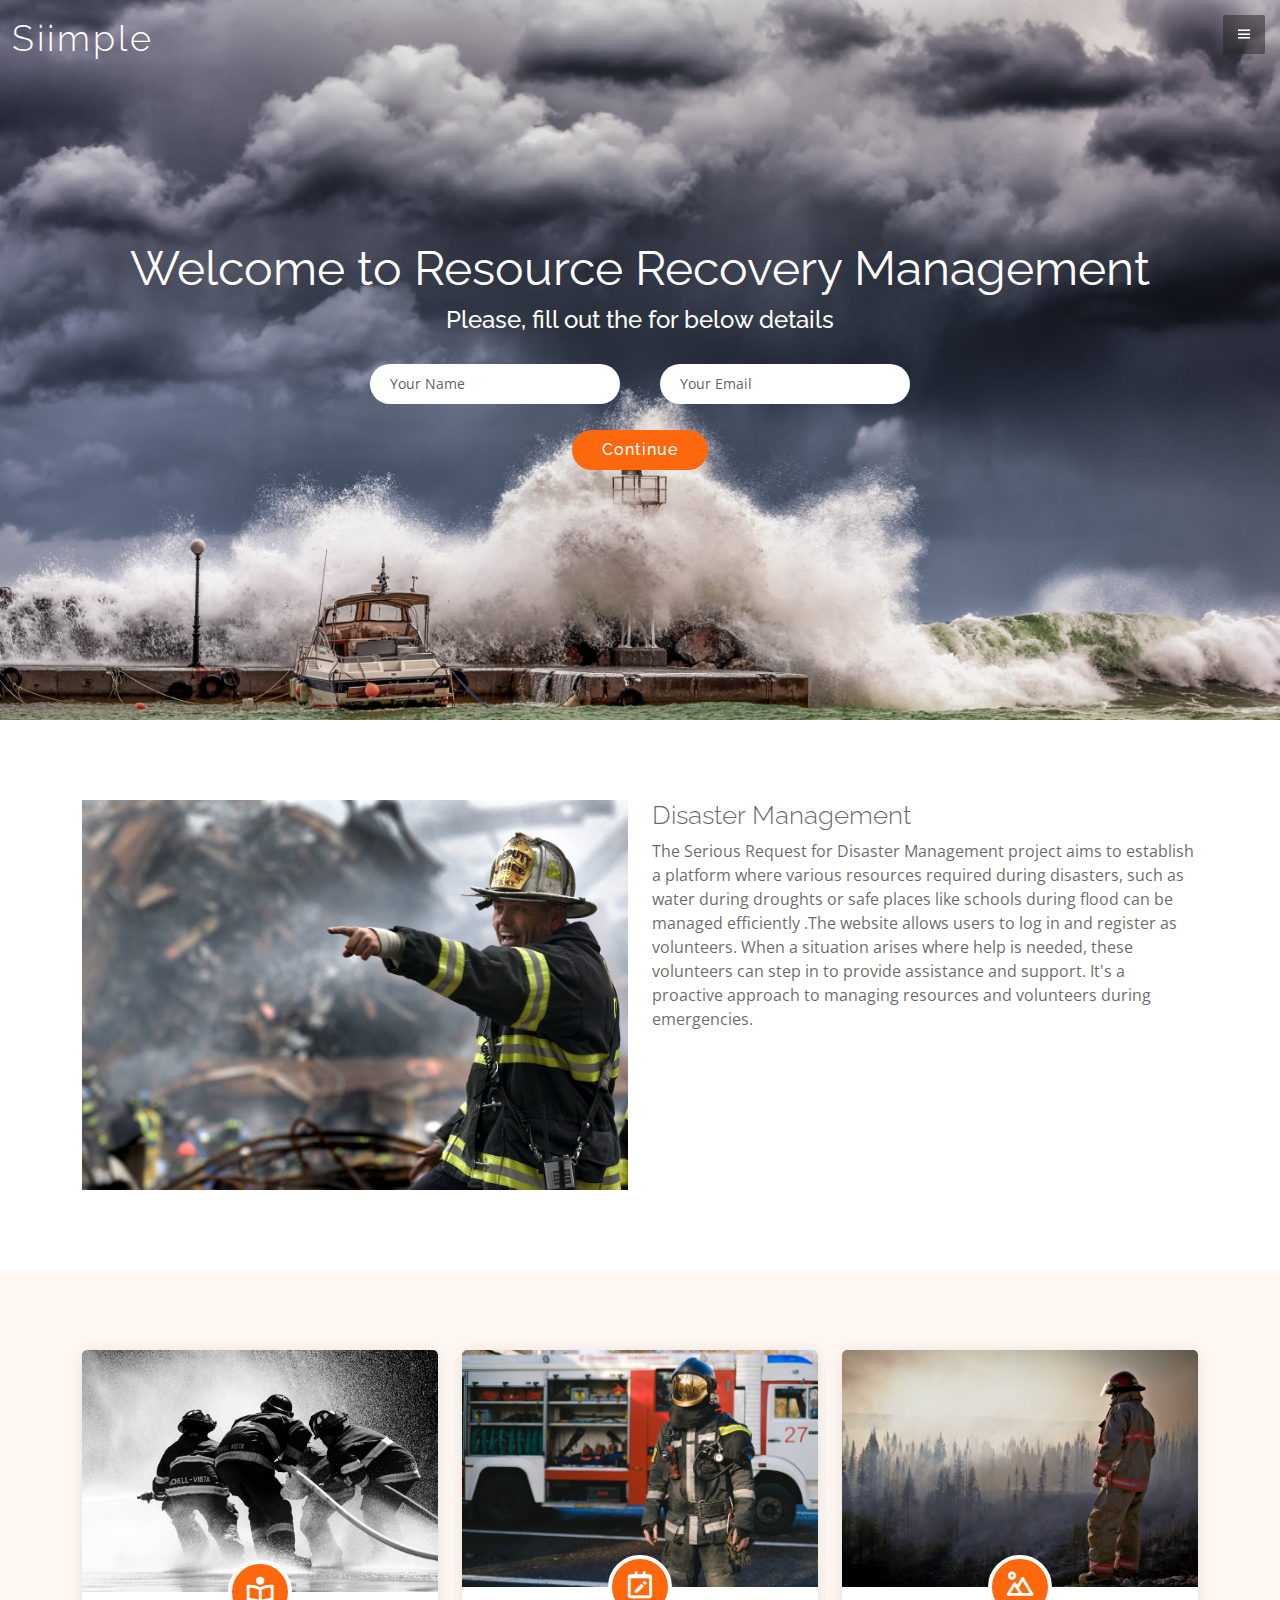
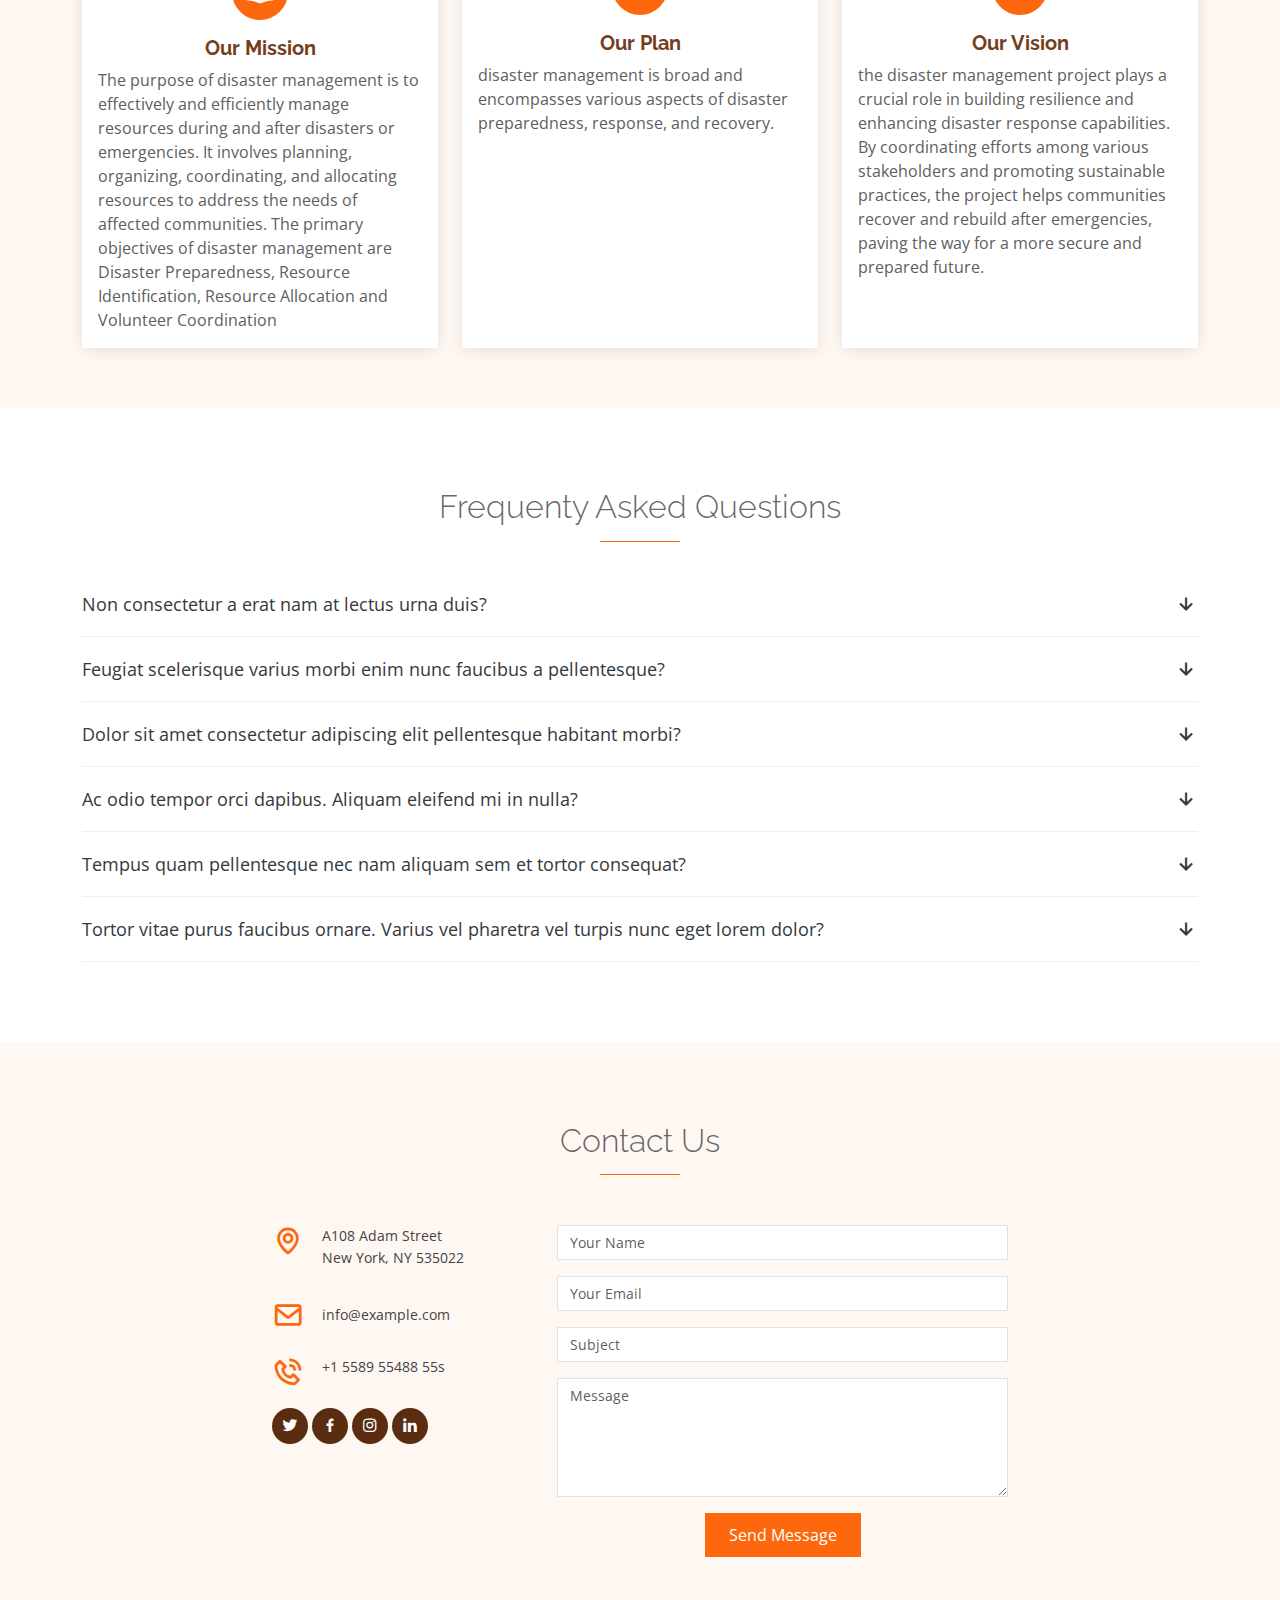
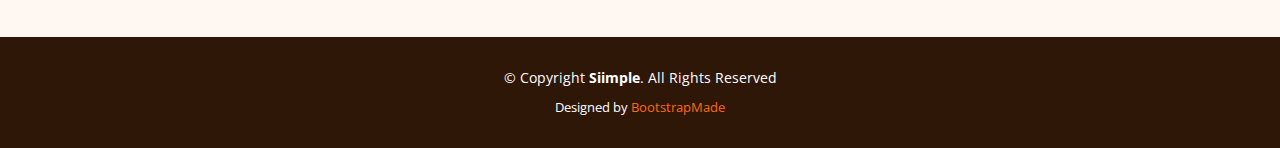
<file: index.html>
<!DOCTYPE html>
<html lang="en">

<head>
  <meta charset="utf-8">
  <meta content="width=device-width, initial-scale=1.0" name="viewport">

  <title>Siimple - Disaster Management</title>
  <meta content="" name="description">
  <meta content="" name="keywords">

  <!-- Favicons -->
  <link href="assets/img/p1.jpg" rel="icon">
  <link href="assets/img/p2.jpg" rel="apple-touch-icon">

  <!-- Google Fonts -->
  <link href="https://fonts.googleapis.com/css?family=Open+Sans:300,300i,400,400i,600,600i,700,700i|Raleway:300,300i,400,400i,600,600i,700,700i" rel="stylesheet">

  <!-- Vendor CSS Files -->
  <link href="assets/vendor/bootstrap/css/bootstrap.min.css" rel="stylesheet">
  <link href="assets/vendor/boxicons/css/boxicons.min.css" rel="stylesheet">

  <!-- Template Main CSS File -->
  <link href="assets/css/style.css" rel="stylesheet">

  <!-- =======================================================
  * Template Name: Siimple
  * Updated: Jul 27 2023 with Bootstrap v5.3.1
  * Template URL: https://bootstrapmade.com/free-bootstrap-landing-page/
  * Author: BootstrapMade.com
  * License: https://bootstrapmade.com/license/
  ======================================================== -->
</head>

<body>

  <!-- ======= Header ======= -->
  <header id="header">
    <div class="container-fluid">

      <div class="logo">
        <h1><a href="index.html">Siimple</a></h1>
        <!-- Uncomment below if you prefer to use an image logo -->
        <!-- <a href="index.html"><img src="assets/img/logo.png" alt="" class="img-fluid"></a>-->
      </div>

      <button type="button" class="nav-toggle"><i class="bx bx-menu"></i></button>
      <nav class="nav-menu">
        <ul>
          <li class="active"><a href="#header" class="scrollto">Home</a></li>
          <li><a href="Login/index.html" class="page-scroll"><span data-hover="login">Login</span></a></li>
          <li><a href="#about" class="scrollto">About Us</a></li>
          <li><a href="#why-us" class="scrollto">Why Us</a></li>
          <li class="drop-down"><a href="">Drop Down</a>
            <ul>
              <li><a href="#">Drop Down 1</a></li>
              <li class="drop-down"><a href="#">Drop Down 2</a>
                <ul>
                  <li><a href="#">Deep Drop Down 1</a></li>
                  <li><a href="#">Deep Drop Down 2</a></li>
                  <li><a href="#">Deep Drop Down 3</a></li>
                  <li><a href="#">Deep Drop Down 4</a></li>
                  <li><a href="#">Deep Drop Down 5</a></li>
                </ul>
              </li>
              <li><a href="#">Drop Down 3</a></li>
              <li><a href="#">Drop Down 4</a></li>
              <li><a href="#">Drop Down 5</a></li>
            </ul>
          </li>
          <li><a href="#contact" class="scrollto">Contact Us</a></li>
        </ul>
      </nav><!-- .nav-menu -->

    </div>
  </header><!-- End #header -->

  <!-- ======= Hero Section ======= -->
  <section id="hero">
    <div class="hero-container">
      <h1 style="color:white;">Welcome to Resource Recovery Management</h1>
      <h2 style="color:white;">Please, fill out the for below details</h2>

      <form action="forms/notify.php" method="post" role="form" class="php-email-form">
        <div class="row no-gutters">
          <div class="col-md-6 form-group pr-md-1">
            <input type="text" name="name" class="form-control" id="name" placeholder="Your Name" required>
          </div>
          <div class="col-md-6 form-group pl-md-1">
            <input type="email" class="form-control" name="email" id="email" placeholder="Your Email" required>
          </div>
        </div>

        <div class="my-3">
          <div class="loading">Loading</div>
          <div class="error-message"></div>
          <div class="sent-message">Your notification request was sent. Thank you!</div>
        </div>
        <div class="text-center"><button type="submit">Continue</button></div>
      </form>
    </div>
  </section><!-- #hero -->

  <main id="main">

    <!-- ======= About Section ======= -->
    <section id="about" class="about">
      <div class="container">

        <div class="row">
          <div class="col-lg-6">
            <img src="assets/img/p1.jpg" class="img-fluid" alt="">
          </div>
          <div class="col-lg-6 pt-4 pt-lg-0">
            <h3>Disaster Management</h3>
              The Serious Request for Disaster Management project aims to establish a platform where various resources required during disasters, such as water during droughts or safe places like schools during flood can be managed efficiently .The website allows users to log in and register as volunteers. When a situation arises where help is needed, these volunteers can step in to provide assistance and support. It's a proactive approach to managing resources and volunteers during emergencies.
            </p>
          </div>
        </div>

      </div>
    </section><!-- End About Section -->

    <!-- ======= Why Us Section ======= -->
    <section id="why-us" class="why-us section-bg">
      <div class="container">

        <div class="row">
          <div class="col-lg-4 col-md-6 d-flex align-items-stretch">
            <div class="card">
              <img src="assets/img/p7.jpg" class="card-img-top" alt="...">
              <div class="card-icon">
                <i class="bx bx-book-reader"></i>
              </div>
              <div class="card-body">
                <h5 class="card-title"><a href="">Our Mission</a></h5>
                <p class="card-text"> The purpose of disaster management is to effectively and efficiently manage resources during and after disasters or emergencies. It involves planning, organizing, coordinating, and allocating resources to address the needs of affected communities. The primary objectives of disaster management are Disaster Preparedness, Resource Identification, Resource Allocation and Volunteer Coordination </p>
              </div>
            </div>
          </div>
          <div class="col-lg-4 col-md-6 d-flex align-items-stretch">
            <div class="card">
              <img src="assets/img/p8.jpg" class="card-img-top" alt="...">
              <div class="card-icon">
                <i class="bx bx-calendar-edit"></i>
              </div>
              <div class="card-body">
                <h5 class="card-title"><a href="">Our Plan</a></h5>
                <p class="card-text"> disaster management is broad and encompasses various aspects of disaster preparedness, response, and recovery. </p>
              </div>
            </div>
          </div>
          <div class="col-lg-4 col-md-6 d-flex align-items-stretch">
            <div class="card">
              <img src="assets/img/p6.jpg" class="card-img-top" alt="...">
              <div class="card-icon">
                <i class="bx bx-landscape"></i>
              </div>
              <div class="card-body">
                <h5 class="card-title"><a href="">Our Vision</a></h5>
                <p class="card-text">  the disaster management project plays a crucial role in building resilience and enhancing disaster response capabilities. By coordinating efforts among various stakeholders and promoting sustainable practices, the project helps communities recover and rebuild after emergencies, paving the way for a more secure and prepared future.</p>
              </div>
            </div>
          </div>
        </div>

      </div>
    </section><!-- End Why Us Section -->

    <!-- ======= Frequenty Asked Questions Section ======= -->
    <section class="faq">
      <div class="container">

        <div class="section-title">
          <h2>Frequenty Asked Questions</h2>
        </div>

        <ul class="faq-list">

          <li>
            <a data-bs-toggle="collapse" class="collapsed" data-bs-target="#faq1">Non consectetur a erat nam at lectus urna duis? <i class="bx bx-down-arrow-alt icon-show"></i><i class="bx bx-x icon-close"></i></a>
            <div id="faq1" class="collapse" data-bs-parent=".faq-list">
              <p>
                Feugiat pretium nibh ipsum consequat. Tempus iaculis urna id volutpat lacus laoreet non curabitur gravida. Venenatis lectus magna fringilla urna porttitor rhoncus dolor purus non.
              </p>
            </div>
          </li>

          <li>
            <a data-bs-toggle="collapse" data-bs-target="#faq2" class="collapsed">Feugiat scelerisque varius morbi enim nunc faucibus a pellentesque? <i class="bx bx-down-arrow-alt icon-show"></i><i class="bx bx-x icon-close"></i></a>
            <div id="faq2" class="collapse" data-bs-parent=".faq-list">
              <p>
                Dolor sit amet consectetur adipiscing elit pellentesque habitant morbi. Id interdum velit laoreet id donec ultrices. Fringilla phasellus faucibus scelerisque eleifend donec pretium. Est pellentesque elit ullamcorper dignissim. Mauris ultrices eros in cursus turpis massa tincidunt dui.
              </p>
            </div>
          </li>

          <li>
            <a data-bs-toggle="collapse" data-bs-target="#faq3" class="collapsed">Dolor sit amet consectetur adipiscing elit pellentesque habitant morbi? <i class="bx bx-down-arrow-alt icon-show"></i><i class="bx bx-x icon-close"></i></a>
            <div id="faq3" class="collapse" data-bs-parent=".faq-list">
              <p>
                Eleifend mi in nulla posuere sollicitudin aliquam ultrices sagittis orci. Faucibus pulvinar elementum integer enim. Sem nulla pharetra diam sit amet nisl suscipit. Rutrum tellus pellentesque eu tincidunt. Lectus urna duis convallis convallis tellus. Urna molestie at elementum eu facilisis sed odio morbi quis
              </p>
            </div>
          </li>

          <li>
            <a data-bs-toggle="collapse" data-bs-target="#faq4" class="collapsed">Ac odio tempor orci dapibus. Aliquam eleifend mi in nulla? <i class="bx bx-down-arrow-alt icon-show"></i><i class="bx bx-x icon-close"></i></a>
            <div id="faq4" class="collapse" data-bs-parent=".faq-list">
              <p>
                Dolor sit amet consectetur adipiscing elit pellentesque habitant morbi. Id interdum velit laoreet id donec ultrices. Fringilla phasellus faucibus scelerisque eleifend donec pretium. Est pellentesque elit ullamcorper dignissim. Mauris ultrices eros in cursus turpis massa tincidunt dui.
              </p>
            </div>
          </li>

          <li>
            <a data-bs-toggle="collapse" data-bs-target="#faq5" class="collapsed">Tempus quam pellentesque nec nam aliquam sem et tortor consequat? <i class="bx bx-down-arrow-alt icon-show"></i><i class="bx bx-x icon-close"></i></a>
            <div id="faq5" class="collapse" data-bs-parent=".faq-list">
              <p>
                Molestie a iaculis at erat pellentesque adipiscing commodo. Dignissim suspendisse in est ante in. Nunc vel risus commodo viverra maecenas accumsan. Sit amet nisl suscipit adipiscing bibendum est. Purus gravida quis blandit turpis cursus in
              </p>
            </div>
          </li>

          <li>
            <a data-bs-toggle="collapse" data-bs-target="#faq6" class="collapsed">Tortor vitae purus faucibus ornare. Varius vel pharetra vel turpis nunc eget lorem dolor? <i class="bx bx-down-arrow-alt icon-show"></i><i class="bx bx-x icon-close"></i></a>
            <div id="faq6" class="collapse" data-bs-parent=".faq-list">
              <p>
                Laoreet sit amet cursus sit amet dictum sit amet justo. Mauris vitae ultricies leo integer malesuada nunc vel. Tincidunt eget nullam non nisi est sit amet. Turpis nunc eget lorem dolor sed. Ut venenatis tellus in metus vulputate eu scelerisque. Pellentesque diam volutpat commodo sed egestas egestas fringilla phasellus faucibus. Nibh tellus molestie nunc non blandit massa enim nec.
              </p>
            </div>
          </li>

        </ul>

      </div>
    </section><!-- End Frequenty Asked Questions Section -->

    <!-- ======= Contact Us Section ======= -->
    <section id="contact" class="contact section-bg">
      <div class="container">

        <div class="section-title">
          <h2>Contact Us</h2>
        </div>

        <div class="row justify-content-center">

          <div class="col-lg-3 col-md-5 mb-5 mb-md-0">
            <div class="info">
              <div class="address">
                <i class="bx bx-map"></i>
                <p>A108 Adam Street<br>New York, NY 535022</p>
              </div>

              <div class="email">
                <i class="bx bx-envelope"></i>
                <p>info@example.com</p>
              </div>

              <div class="phone">
                <i class="bx bx-phone-call"></i>
                <p>+1 5589 55488 55s</p>
              </div>
            </div>

            <div class="social-links">
              <a href="#" class="twitter"><i class="bx bxl-twitter"></i></a>
              <a href="#" class="facebook"><i class="bx bxl-facebook"></i></a>
              <a href="#" class="instagram"><i class="bx bxl-instagram"></i></a>
              <a href="#" class="linkedin"><i class="bx bxl-linkedin"></i></a>
            </div>

          </div>

          <div class="col-lg-5 col-md-7">
            <form action="forms/contact.php" method="post" role="form" class="php-email-form">
              <div class="form-group">
                <input type="text" name="name" class="form-control" id="name" placeholder="Your Name" required>
              </div>
              <div class="form-group mt-3">
                <input type="email" class="form-control" name="email" id="email" placeholder="Your Email" required>
              </div>
              <div class="form-group mt-3">
                <input type="text" class="form-control" name="subject" id="subject" placeholder="Subject" required>
              </div>
              <div class="form-group mt-3">
                <textarea class="form-control" name="message" rows="5" placeholder="Message" required></textarea>
              </div>
              <div class="my-3">
                <div class="loading">Loading</div>
                <div class="error-message"></div>
                <div class="sent-message">Your message has been sent. Thank you!</div>
              </div>
              <div class="text-center"><button type="submit">Send Message</button></div>
            </form>
          </div>

        </div>

      </div>
    </section><!-- End Contact Us Section -->

  </main><!-- End #main -->

  <!-- ======= Footer ======= -->
  <footer id="footer">
    <div class="container">
      <div class="copyright">
        &copy; Copyright <strong><span>Siimple</span></strong>. All Rights Reserved
      </div>
      <div class="credits">
        <!-- All the links in the footer should remain intact. -->
        <!-- You can delete the links only if you purchased the pro version. -->
        <!-- Licensing information: https://bootstrapmade.com/license/ -->
        <!-- Purchase the pro version with working PHP/AJAX contact form: https://bootstrapmade.com/free-bootstrap-landing-page/ -->
        Designed by <a href="https://bootstrapmade.com/">BootstrapMade</a>
      </div>
    </div>
  </footer><!-- End #footer -->

  <!-- Vendor JS Files -->
  <script src="assets/vendor/bootstrap/js/bootstrap.bundle.min.js"></script>
  <script src="assets/vendor/php-email-form/validate.js"></script>

  <!-- Template Main JS File -->
  <script src="assets/js/main.js"></script>

</body>

</html>
</file>
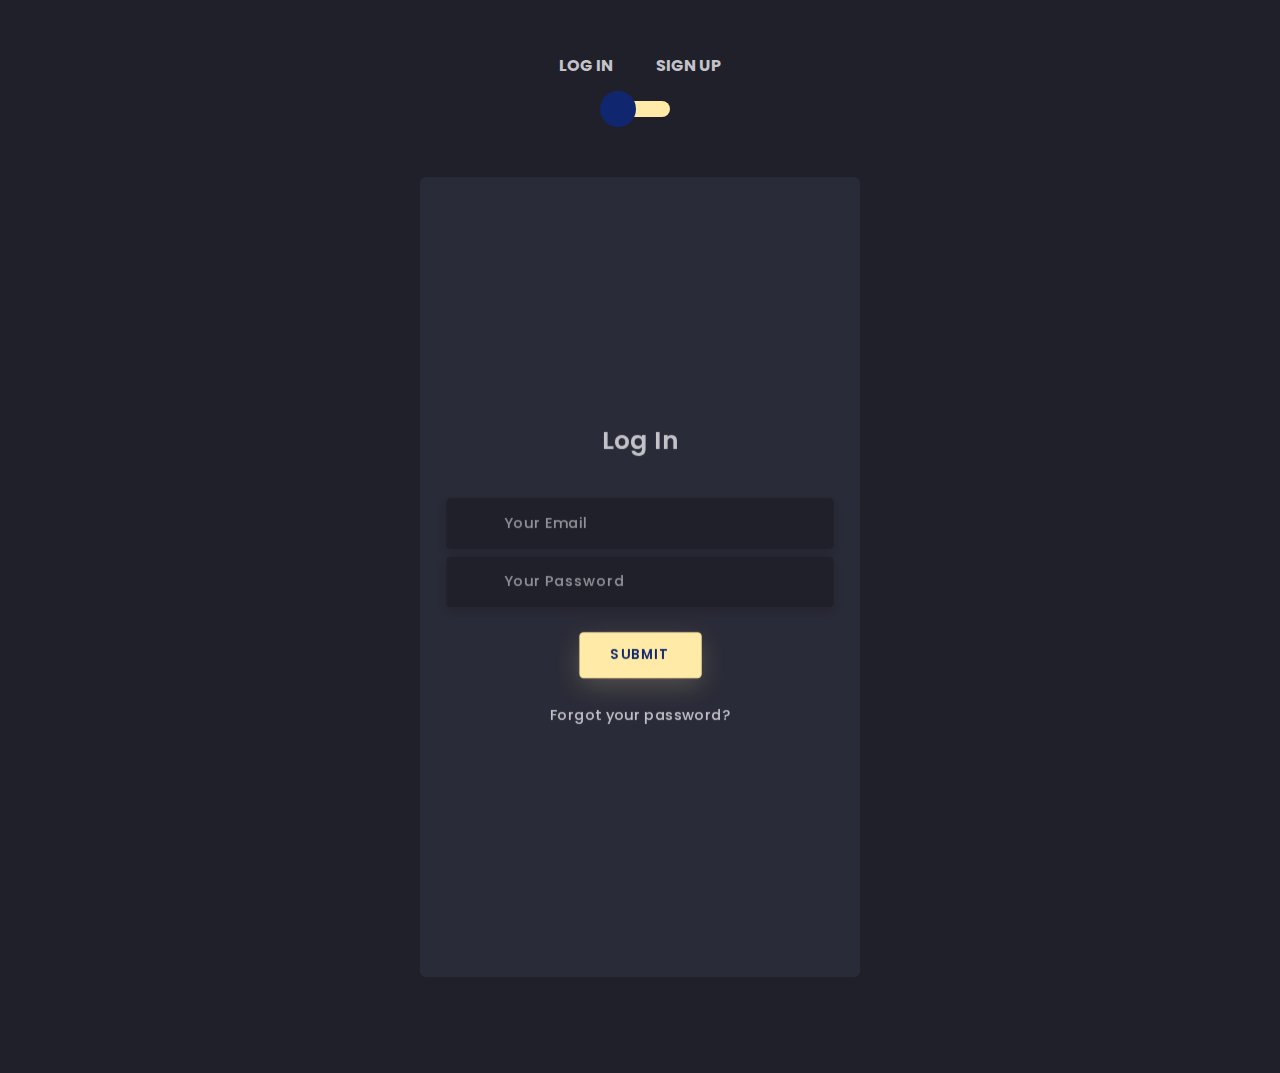
<file: login/index.html>
<!DOCTYPE html>
<html lang="en">

<head>
	<meta charset="UTF-8">
	<title>CodePen - Login/Signup Pure CSS</title>
	<link rel='stylesheet' href='https://cdnjs.cloudflare.com/ajax/libs/twitter-bootstrap/4.5.0/css/bootstrap.min.css'>
	<link rel='stylesheet' href='https://unicons.iconscout.com/release/v2.1.9/css/unicons.css'>
	<link rel="stylesheet" href="./style.css">

</head>

<body>
	<!-- partial:index.partial.html -->
	<div class="section">
		<div class="container">
			<div class="row full-height justify-content-center">
				<div class="col-12 text-center align-self-center py-5">
					<div class="section pb-5 pt-5 pt-sm-2 text-center">
						<h6 class="mb-0 pb-3"><span>Log In </span><span>Sign Up</span></h6>
						<input class="checkbox" type="checkbox" id="reg-log" name="reg-log" />
						<label for="reg-log"></label>
						<div class="card-3d-wrap mx-auto" style="height: 800px;">
							<div class="card-3d-wrapper">
								<div class="card-front">
									<div class="center-wrap">
										<div class="section text-center">
											<h4 class="mb-4 pb-3">Log In</h4>
											<form action="php/login.php" method="post">
											<div class="form-group">
												<input type="email" name="email" class="form-style"
													placeholder="Your Email" id="email" autocomplete="off" required>
												<i class="input-icon uil uil-at"></i>
											</div>
											<div class="form-group mt-2">
												<input type="password" name="password" class="form-style"
													placeholder="Your Password" id="password" autocomplete="off" required>
												<i class="input-icon uil uil-lock-alt"></i>
											</div>
											<button type="submit" name="login" class="btn mt-4">submit</button>
											<p class="mb-0 mt-4 text-center"><a href="#0" class="link">Forgot your
													password?</a></p>
												</form>
										</div>
									</div>
								</div>
								<div class="card-back">
									<div class="center-wrap">
										<div class="section text-center">
											<h4 class="mb-4 pb-3">Sign Up</h4>
											<form action="php/reg.php" method="post">
												<!--form for sign up-->
												<div class="form-group">
													<input type="text" name="fname" class="form-style"
														placeholder=" First Name" id="fname" autocomplete="off"
														required>
													<i class="input-icon uil uil-user"></i>
												</div>
												<div class="form-group mt-2">
													<input type="text" name="lname" class="form-style" 
														placeholder=" Last  Name" id="lname" autocomplete="off"
														required>
													<i class="input-icon uil uil-user"></i>
												</div>
												<div class="form-group mt-2">
													<select class="form-style" id="gender" name="gender" required>
														<option disabled selected>Gender</option>
														<option value="Male">Male</option>
														<option value="Female">Female</option>
														<option value="Other">Other</option>
													</select>
													<i class="input-icon uil uil-user"></i>
												</div>
												
												
												
												<div class="form-group mt-2">
													<input type="date" name="dob" class="form-style"
														placeholder=" Date Of Birth" id="dob" autocomplete="off"
														required>
													<i class="input-icon uil uil-user"></i>
												</div>
												<div class="form-group mt-2">
													<input type="email" name="email" class="form-style"
														placeholder=" Email" id="email" autocomplete="off" required>
													<i class="input-icon uil uil-at"></i>
												</div>
												<div class="form-group mt-2">
													<input type="password" name="password" class="form-style"
														placeholder=" Password" id="password" autocomplete="off"
														required>
													<i class="input-icon uil uil-lock-alt"></i>
												</div>
												<div class="form-group mt-2">
													<input type="password" name="con_password" class="form-style"
														placeholder="Confirm Password" id="con_password" autocomplete="off"
														required>
													<i class="input-icon uil uil-lock-alt"></i>
												</div>
												<div class="form-group mt-2">
													<input type="number" name="num" class="form-style"
														placeholder="Your Phone Number" id="num" autocomplete="off"
														required>
													<i class="input-icon uil uil-phone-alt"></i>
												</div>
												<!--<div class="form-group mt-2">
													<input type="number" name="logpin" class="form-style"
														placeholder="Your PinCode" id="logpin" autocomplete="off"
														required>
													<i class="input-icon uil uil-envelope-alt"></i>
												</div>-->
												<div class="form-group mt-2">
													<input type="number" name="logaadhar" class="form-style"
														placeholder="Enter Your Aadhar Number" id="logaadhar" autocomplete="off"
														required>
													<i class="input-icon uil uil-envelope-alt"></i>
												</div>
												<button type="submit" name="reg" class="btn mt-4">submit</button>
											</form>
										</div>
									</div>
								</div>
							</div>
						</div>
					</div>
				</div>
			</div>
		</div>
	</div>
	<!-- partial -->

</body>

</html>
</file>
<file: login/style.css>
/* Please ❤ this if you like it! */


@import url('https://fonts.googleapis.com/css?family=Poppins:400,500,600,700,800,900');

body{
	font-family: 'Poppins', sans-serif;
	font-weight: 300;
	font-size: 15px;
	line-height: 1.7;
	color: #c4c3ca;
	background-color: #1f2029;
	overflow-x: hidden;
}
a {
	cursor: pointer;
  transition: all 200ms linear;
}
a:hover {
	text-decoration: none;
}
.link {
  color: #c4c3ca;
}
.link:hover {
  color: #ffeba7;
}
p {
  font-weight: 500;
  font-size: 14px;
  line-height: 1.7;
}
h4 {
  font-weight: 600;
}
h6 span{
  padding: 0 20px;
  text-transform: uppercase;
  font-weight: 700;
}
.section{
  position: relative;
  width: 100%;
  display: block;
}
.full-height{
  min-height: 100vh;
}
[type="checkbox"]:checked,
[type="checkbox"]:not(:checked){
  position: absolute;
  left: -9999px;
}
.checkbox:checked + label,
.checkbox:not(:checked) + label{
  position: relative;
  display: block;
  text-align: center;
  width: 60px;
  height: 16px;
  border-radius: 8px;
  padding: 0;
  margin: 10px auto;
  cursor: pointer;
  background-color: #ffeba7;
}
.checkbox:checked + label:before,
.checkbox:not(:checked) + label:before{
  position: absolute;
  display: block;
  width: 36px;
  height: 36px;
  border-radius: 50%;
  color: #ffeba7;
  background-color: #102770;
  font-family: 'unicons';
  content: '\eb4f';
  z-index: 20;
  top: -10px;
  left: -10px;
  line-height: 36px;
  text-align: center;
  font-size: 24px;
  transition: all 0.5s ease;
}
.checkbox:checked + label:before {
  transform: translateX(44px) rotate(-270deg);
}
.card-3d-wrap {
  position: relative;
  width: 440px;
  max-width: 100%;
  height: 700px;
  -webkit-transform-style: preserve-3d;
  transform-style: preserve-3d;
  perspective: 800px;
  margin-top: 60px;
}
.card-3d-wrapper {
  width: 100%;
  height: 100%;
  position:absolute;    
  top: 0;
  left: 0;  
  -webkit-transform-style: preserve-3d;
  transform-style: preserve-3d;
  transition: all 600ms ease-out; 
}
.card-front, .card-back {
  width: 100%;
  height: 100%;
  background-color: #2a2b38;
  background-image: url('https://s3-us-west-2.amazonaws.com/s.cdpn.io/1462889/pat.svg');
  background-position: bottom center;
  background-repeat: no-repeat;
  background-size: 300%;
  position: absolute;
  border-radius: 6px;
  left: 0;
  top: 0;
  -webkit-transform-style: preserve-3d;
  transform-style: preserve-3d;
  -webkit-backface-visibility: hidden;
  -moz-backface-visibility: hidden;
  -o-backface-visibility: hidden;
  backface-visibility: hidden;
}
.card-back {
  transform: rotateY(180deg);
}
.checkbox:checked ~ .card-3d-wrap .card-3d-wrapper {
  transform: rotateY(180deg);
}
.center-wrap{
  position: absolute;
  width: 100%;
  padding: 0 35px;
  top: 50%;
  left: 0;
  transform: translate3d(0, -50%, 35px) perspective(100px);
  z-index: 20;
  display: block;
}


.form-group{ 
  position: relative;
  display: block;
    margin: 0;
    padding: 0;
}
.form-style {
  padding: 13px 20px;
  padding-left: 55px;
  height: 48px;
  width: 100%;
  font-weight: 500;
  border-radius: 4px;
  font-size: 14px;
  line-height: 22px;
  letter-spacing: 0.5px;
  outline: none;
  color: #c4c3ca;
  background-color: #1f2029;
  border: none;
  -webkit-transition: all 200ms linear;
  transition: all 200ms linear;
  box-shadow: 0 4px 8px 0 rgba(21,21,21,.2);
}
.form-style:focus,
.form-style:active {
  border: none;
  outline: none;
  box-shadow: 0 4px 8px 0 rgba(21,21,21,.2);
}
.input-icon {
  position: absolute;
  top: 0;
  left: 18px;
  height: 48px;
  font-size: 24px;
  line-height: 48px;
  text-align: left;
  color: #ffeba7;
  -webkit-transition: all 200ms linear;
    transition: all 200ms linear;
}

.form-group input:-ms-input-placeholder  {
  color: #c4c3ca;
  opacity: 0.7;
  -webkit-transition: all 200ms linear;
    transition: all 200ms linear;
}
.form-group input::-moz-placeholder  {
  color: #c4c3ca;
  opacity: 0.7;
  -webkit-transition: all 200ms linear;
    transition: all 200ms linear;
}
.form-group input:-moz-placeholder  {
  color: #c4c3ca;
  opacity: 0.7;
  -webkit-transition: all 200ms linear;
    transition: all 200ms linear;
}
.form-group input::-webkit-input-placeholder  {
  color: #c4c3ca;
  opacity: 0.7;
  -webkit-transition: all 200ms linear;
    transition: all 200ms linear;
}
.form-group input:focus:-ms-input-placeholder  {
  opacity: 0;
  -webkit-transition: all 200ms linear;
    transition: all 200ms linear;
}
.form-group input:focus::-moz-placeholder  {
  opacity: 0;
  -webkit-transition: all 200ms linear;
    transition: all 200ms linear;
}
.form-group input:focus:-moz-placeholder  {
  opacity: 0;
  -webkit-transition: all 200ms linear;
    transition: all 200ms linear;
}
.form-group input:focus::-webkit-input-placeholder  {
  opacity: 0;
  -webkit-transition: all 200ms linear;
    transition: all 200ms linear;
}

.btn{  
  border-radius: 4px;
  height: 44px;
  font-size: 13px;
  font-weight: 600;
  text-transform: uppercase;
  -webkit-transition : all 200ms linear;
  transition: all 200ms linear;
  padding: 0 30px;
  letter-spacing: 1px;
  display: -webkit-inline-flex;
  display: -ms-inline-flexbox;
  display: inline-flex;
  -webkit-align-items: center;
  -moz-align-items: center;
  -ms-align-items: center;
  align-items: center;
  -webkit-justify-content: center;
  -moz-justify-content: center;
  -ms-justify-content: center;
  justify-content: center;
  -ms-flex-pack: center;
  text-align: center;
  border: none;
  background-color: #ffeba7;
  color: #102770;
  box-shadow: 0 8px 24px 0 rgba(255,235,167,.2);
}
.btn:active,
.btn:focus{  
  background-color: #102770;
  color: #ffeba7;
  box-shadow: 0 8px 24px 0 rgba(16,39,112,.2);
}
.btn:hover{  
  background-color: #102770;
  color: #ffeba7;
  box-shadow: 0 8px 24px 0 rgba(16,39,112,.2);
}




.logo {
	position: absolute;
	top: 30px;
	right: 30px;
	display: block;
	z-index: 100;
	transition: all 250ms linear;
}
.logo img {
	height: 26px;
	width: auto;
	display: block;
}
</file>
<file: assets/css/style.css>
/**
* Template Name: Siimple
* Updated: Jul 27 2023 with Bootstrap v5.3.1
* Template URL: https://bootstrapmade.com/free-bootstrap-landing-page/
* Author: BootstrapMade.com
* License: https://bootstrapmade.com/license/
*/

/*--------------------------------------------------------------
# General
--------------------------------------------------------------*/
body {
  font-family: "Open Sans", sans-serif;
  color: #3e3d3dc7;
}

a {
  text-decoration: none;
  color: #fd680e;
}

a:hover {
  color: #ff8f4c;
  text-decoration: none;
}

h1,
h2,
h3,
h4,
h5,
h6,
.font-primary {
  font-family: "Raleway", sans-serif;
}

/*--------------------------------------------------------------
# Header
--------------------------------------------------------------*/
#header {
  height: 80px;
  padding: 20px 0;
  z-index: 10;
  position: relative;
}

#header .logo h1 {
  font-size: 36px;
  margin: 0;
  padding: 0;
  line-height: 1;
  font-weight: 300;
  letter-spacing: 3px;
}

#header .logo h1 a,
#header .logo h1 a:hover {
  color: #fff;
  text-decoration: none;
}

#header .logo img {
  padding: 0;
  margin: 0;
  max-height: 40px;
}

@media (max-width: 768px) {
  #header .logo h1 {
    font-size: 28px;
    padding: 8px 0;
  }
}

/*--------------------------------------------------------------
# Navigation Menu
--------------------------------------------------------------*/
.nav-menu {
  position: fixed;
  top: 0;
  bottom: 0;
  z-index: 9999;
  overflow-y: auto;
  right: -260px;
  width: 260px;
  padding-top: 18px;
  background: rgba(34, 34, 34, 0.8);
  transition: 0.4s;
}

.nav-menu * {
  margin: 0;
  padding: 0;
  list-style: none;
}

.nav-menu a,
.nav-menu a:focus {
  display: block;
  position: relative;
  color: #ffd2b7;
  padding: 10px 20px;
  font-weight: 500;
  transition: 0.3s;
}

.nav-menu a:hover,
.nav-menu .active>a,
.nav-menu li:hover>a {
  color: #ffa26a;
  text-decoration: none;
}

.nav-menu .drop-down>a:after {
  content: "\ea27";
  font-family: "boxicons";
  padding-left: 10px;
  position: absolute;
  right: 15px;
}

.nav-menu .active.drop-down>a:after {
  content: "\ea27";
}

.nav-menu .drop-down>a {
  padding-right: 35px;
}

.nav-menu .drop-down ul {
  display: none;
  overflow: hidden;
}

.nav-menu ul.drop-down-active {
  display: block;
}

.nav-menu .drop-down li {
  padding-left: 20px;
}

.nav-menu-active {
  right: 0;
}

.nav-toggle {
  position: fixed;
  right: 15px;
  top: 15px;
  z-index: 9998;
  border: 0;
  background: rgba(34, 34, 34, 0.5);
  transition: all 0.4s;
  outline: none !important;
  line-height: 1;
  cursor: pointer;
  text-align: right;
  padding: 10px 12px;
  border-radius: 2px;
}

.nav-toggle i {
  color: #fff;
  font-size: 18px;
}

.nav-toggle-active {
  right: 275px;
}

/*--------------------------------------------------------------
# Navigation Menu
--------------------------------------------------------------*/
/**
* Desktop Navigation 
*/
.navbar {
  padding: 0;
}

.navbar ul {
  margin: 0;
  padding: 0;
  display: flex;
  list-style: none;
  align-items: center;
}

.navbar li {
  position: relative;
}

.navbar a,
.navbar a:focus {
  display: flex;
  align-items: center;
  justify-content: space-between;
  padding: 10px 0 10px 30px;
  font-family: "Raleway", sans-serif;
  font-size: 16px;
  font-weight: 700;
  color: #884922;
  white-space: nowrap;
  transition: 0.3s;
}

.navbar a i,
.navbar a:focus i {
  font-size: 12px;
  line-height: 0;
  margin-left: 5px;
}

.navbar a:hover,
.navbar .active,
.navbar .active:focus,
.navbar li:hover>a {
  color: #fd680e;
}

.navbar .getstarted,
.navbar .getstarted:focus {
  background: #fd680e;
  padding: 8px 20px;
  margin-left: 30px;
  border-radius: 4px;
  color: #fff;
}

.navbar .getstarted:hover,
.navbar .getstarted:focus:hover {
  color: #fff;
  background: #fd7827;
}

.navbar .dropdown ul {
  display: block;
  position: absolute;
  left: 14px;
  top: calc(100% + 30px);
  margin: 0;
  padding: 10px 0;
  z-index: 99;
  opacity: 0;
  visibility: hidden;
  background: #fff;
  box-shadow: 0px 0px 30px rgba(127, 137, 161, 0.25);
  transition: 0.3s;
  border-radius: 4px;
}

.navbar .dropdown ul li {
  min-width: 200px;
}

.navbar .dropdown ul a {
  padding: 10px 20px;
  font-size: 15px;
  text-transform: none;
  font-weight: 600;
}

.navbar .dropdown ul a i {
  font-size: 12px;
}

.navbar .dropdown ul a:hover,
.navbar .dropdown ul .active:hover,
.navbar .dropdown ul li:hover>a {
  color: #fd680e;
}

.navbar .dropdown:hover>ul {
  opacity: 1;
  top: 100%;
  visibility: visible;
}

.navbar .dropdown .dropdown ul {
  top: 0;
  left: calc(100% - 30px);
  visibility: hidden;
}

.navbar .dropdown .dropdown:hover>ul {
  opacity: 1;
  top: 0;
  left: 100%;
  visibility: visible;
}

@media (max-width: 1366px) {
  .navbar .dropdown .dropdown ul {
    left: -90%;
  }

  .navbar .dropdown .dropdown:hover>ul {
    left: -100%;
  }
}

/**
* Mobile Navigation 
*/
.mobile-nav-toggle {
  color: #743e1d;
  font-size: 28px;
  cursor: pointer;
  display: none;
  line-height: 0;
  transition: 0.5s;
}

.mobile-nav-toggle.bi-x {
  color: #fff;
}

@media (max-width: 991px) {
  .mobile-nav-toggle {
    display: block;
  }

  .navbar ul {
    display: none;
  }
}

.navbar-mobile {
  position: fixed;
  overflow: hidden;
  top: 0;
  right: 0;
  left: 0;
  bottom: 0;
  background: rgba(75, 40, 19, 0.9);
  transition: 0.3s;
}

.navbar-mobile .mobile-nav-toggle {
  position: absolute;
  top: 15px;
  right: 15px;
}

.navbar-mobile ul {
  display: block;
  position: absolute;
  top: 55px;
  right: 15px;
  bottom: 15px;
  left: 15px;
  padding: 10px 0;
  border-radius: 10px;
  background-color: #fff;
  overflow-y: auto;
  transition: 0.3s;
}

.navbar-mobile a,
.navbar-mobile a:hover {
  padding: 10px 20px;
  font-size: 15px;
  color: #743e1d;
}

.navbar-mobile a:hover,
.navbar-mobile .active,
.navbar-mobile li:hover>a {
  color: #fd680e;
}

.navbar-mobile .getstarted,
.navbar-mobile .getstarted:focus {
  margin: 15px;
}

.navbar-mobile .dropdown ul {
  position: static;
  display: none;
  margin: 10px 20px;
  padding: 10px 0;
  z-index: 99;
  opacity: 1;
  visibility: visible;
  background: #fff;
  box-shadow: 0px 0px 30px rgba(127, 137, 161, 0.25);
}

.navbar-mobile .dropdown ul li {
  min-width: 200px;
}

.navbar-mobile .dropdown ul a {
  padding: 10px 20px;
}

.navbar-mobile .dropdown ul a i {
  font-size: 12px;
}

.navbar-mobile .dropdown ul a:hover,
.navbar-mobile .dropdown ul .active:hover,
.navbar-mobile .dropdown ul li:hover>a {
  color: #fd680e;
}

.navbar-mobile .dropdown>.dropdown-active {
  display: block;
}

/*--------------------------------------------------------------
# Hero Section
--------------------------------------------------------------*/
#hero {
  width: 100%;
  height: 80vh;
  background: url("../img/p9.jpg") center center;
  background-size: cover;
  position: relative;
  margin-top: -80px;
  z-index: 9;
}

#hero .hero-container {
  position: absolute;
  bottom: 0;
  top: 0;
  left: 0;
  right: 0;
  display: flex;
  justify-content: center;
  align-items: center;
  flex-direction: column;
  text-align: center;
  padding: 0 15px;
}

#hero h1 {
  margin: 0 0 10px 0;
  font-size: 48px;
  font-weight: 400;
  line-height: 56px;
  line-height: 56px;
  color: #222;
}

#hero h2 {
  color: #333;
  margin-bottom: 30px;
  font-size: 24px;
}

#hero .php-email-form .error-message {
  display: none;
  color: #fff;
  background: #ed3c0d;
  text-align: center;
  padding: 15px;
  font-weight: 600;
}

#hero .php-email-form .sent-message {
  display: none;
  color: #fff;
  background: #18d26e;
  text-align: center;
  padding: 15px;
  font-weight: 600;
}

#hero .php-email-form .loading {
  display: none;
  background: rgba(255, 255, 255, 0.5);
  text-align: center;
  padding: 15px;
  border-radius: 50px;
}

#hero .php-email-form .loading:before {
  content: "";
  display: inline-block;
  border-radius: 50%;
  width: 24px;
  height: 24px;
  margin: 0 10px -6px 0;
  border: 3px solid #18d26e;
  border-top-color: #eee;
  animation: animate-loading-notify 1s linear infinite;
}

@keyframes animate-loading-notify {
  0% {
    transform: rotate(0deg);
  }

  100% {
    transform: rotate(360deg);
  }
}

#hero .php-email-form input {
  border-radius: 50px;
  box-shadow: none;
  font-size: 14px;
  border: 0;
  padding: 0px 15px 2px 20px;
  width: 250px;
  height: 40px;
  margin: 0 8px;
}

#hero .php-email-form button[type=submit] {
  font-family: "Raleway", sans-serif;
  font-weight: 500;
  font-size: 16px;
  letter-spacing: 1px;
  display: inline-block;
  padding: 8px 30px;
  border-radius: 50px;
  transition: 0.5s;
  margin: 10px;
  border: none;
  color: #fff;
  background: #fd680e;
}

#hero .php-email-form button[type=submit]:hover {
  background: #fd8841;
}

@media (min-width: 1024px) {
  #hero {
    background-attachment: fixed;
  }
}

@media (max-width: 768px) {
  #hero h1 {
    font-size: 28px;
    line-height: 36px;
  }

  #hero h2 {
    font-size: 18px;
    line-height: 24px;
    margin-bottom: 30px;
  }

  #hero .php-email-form input {
    margin: 0 auto;
  }
}

/*--------------------------------------------------------------
# Sections General
--------------------------------------------------------------*/
section {
  padding: 80px 0;
}

.section-bg {
  background-color: #fff7f2;
}

.section-title {
  text-align: center;
  padding-bottom: 30px;
}

.section-title h2 {
  font-size: 32px;
  font-weight: 300;
  margin-bottom: 20px;
  padding-bottom: 15px;
  position: relative;
}

.section-title h2::after {
  content: "";
  position: absolute;
  display: block;
  width: 80px;
  height: 1px;
  background: #fd680e;
  bottom: 0;
  left: calc(50% - 40px);
}

.section-title p {
  margin-bottom: 0;
  font-style: italic;
  color: #666666;
}

/*--------------------------------------------------------------
# About
--------------------------------------------------------------*/
.about h3 {
  font-weight: 300;
  font-size: 26px;
}

.about ul {
  list-style: none;
  padding: 0;
}

.about ul li {
  padding-bottom: 10px;
}

.about ul i {
  font-size: 20px;
  padding-right: 4px;
  color: #fd680e;
}

.about p:last-child {
  margin-bottom: 0;
}

/*--------------------------------------------------------------
# Why Us
--------------------------------------------------------------*/
.why-us {
  padding-bottom: 30px;
}

.why-us .card {
  border-radius: 3px;
  border: 0;
  box-shadow: 0px 2px 15px rgba(0, 0, 0, 0.1);
  margin-bottom: 30px;
}

.why-us .card-icon {
  text-align: center;
  margin-top: -32px;
}

.why-us .card-icon i {
  font-size: 32px;
  color: #fff;
  width: 64px;
  height: 64px;
  padding-top: 10px;
  text-align: center;
  background-color: #fd680e;
  border-radius: 50%;
  text-align: center;
  border: 4px solid #fff;
  transition: 0.3s;
  display: inline-block;
}

.why-us .card-body {
  padding-top: 12px;
}

.why-us .card-title {
  font-weight: 700;
  text-align: center;
}

.why-us .card-title a {
  color: #743e1d;
}

.why-us .card-title a:hover {
  color: #fd680e;
}

.why-us .card-text {
  color: #5e5e5e;
}

.why-us .card:hover .card-icon i {
  background: #fff;
  color: #fd680e;
}

@media (max-width: 1024px) {
  .why-us {
    background-attachment: scroll;
  }
}

/*--------------------------------------------------------------
# Frequenty Asked Questions
--------------------------------------------------------------*/
.faq {
  padding-bottom: 60px;
}

.faq .faq-list {
  padding: 0;
  list-style: none;
}

.faq .faq-list li {
  border-bottom: 1px solid #eee;
  margin-bottom: 20px;
  padding-bottom: 20px;
}

.faq .faq-list a {
  display: block;
  position: relative;
  font-family: #fd680e;
  font-size: 18px;
  line-height: 24px;
  font-weight: 400;
  padding-right: 25px;
  cursor: pointer;
}

.faq .faq-list i {
  font-size: 24px;
  position: absolute;
  right: 0;
  top: 0;
}

.faq .faq-list p {
  margin-bottom: 0;
  padding: 10px 0 0 0;
}

.faq .faq-list .icon-show {
  display: none;
}

.faq .faq-list a.collapsed {
  color: #343a40;
}

.faq .faq-list a.collapsed:hover {
  color: #fd680e;
}

.faq .faq-list a.collapsed .icon-show {
  display: inline-block;
}

.faq .faq-list a.collapsed .icon-close {
  display: none;
}

/*--------------------------------------------------------------
# Contact Us
--------------------------------------------------------------*/
.contact .info {
  color: #444444;
}

.contact .info i {
  font-size: 32px;
  color: #fd680e;
  float: left;
}

.contact .info p {
  padding: 0 0 10px 50px;
  margin-bottom: 20px;
  line-height: 22px;
  font-size: 14px;
}

.contact .info .email p {
  padding-top: 5px;
}

.contact .social-links a {
  font-size: 18px;
  display: inline-block;
  background: #5a2c10;
  color: #fff;
  line-height: 1;
  padding: 8px 0;
  border-radius: 50%;
  text-align: center;
  width: 36px;
  height: 36px;
  transition: 0.3s;
}

.contact .social-links a:hover {
  background: #fd680e;
  color: #fff;
}

.contact .php-email-form .error-message {
  display: none;
  color: #fff;
  background: #ed3c0d;
  text-align: left;
  padding: 15px;
  font-weight: 600;
}

.contact .php-email-form .error-message br+br {
  margin-top: 25px;
}

.contact .php-email-form .sent-message {
  display: none;
  color: #fff;
  background: #18d26e;
  text-align: center;
  padding: 15px;
  font-weight: 600;
}

.contact .php-email-form .loading {
  display: none;
  background: #fff;
  text-align: center;
  padding: 15px;
}

.contact .php-email-form .loading:before {
  content: "";
  display: inline-block;
  border-radius: 50%;
  width: 24px;
  height: 24px;
  margin: 0 10px -6px 0;
  border: 3px solid #18d26e;
  border-top-color: #eee;
  animation: animate-loading 1s linear infinite;
}

.contact .php-email-form input,
.contact .php-email-form textarea {
  border-radius: 0;
  box-shadow: none;
  font-size: 14px;
}

.contact .php-email-form input:focus,
.contact .php-email-form textarea:focus {
  border-color: #fd680e;
}

.contact .php-email-form button[type=submit] {
  background: #fd680e;
  border: 0;
  padding: 10px 24px;
  color: #fff;
  transition: 0.4s;
}

.contact .php-email-form button[type=submit]:hover {
  background: #fd8841;
}

@media (max-width: 768px) {
  .contact .social-links {
    text-align: center;
  }
}

@keyframes animate-loading {
  0% {
    transform: rotate(0deg);
  }

  100% {
    transform: rotate(360deg);
  }
}

/*--------------------------------------------------------------
# Footer
--------------------------------------------------------------*/
#footer {
  background: #2f1708;
  padding: 30px 0;
  color: #fff;
  font-size: 14px;
}

#footer .copyright {
  text-align: center;
}

#footer .credits {
  padding-top: 10px;
  text-align: center;
  font-size: 13px;
  color: #fff;
}
</file>
